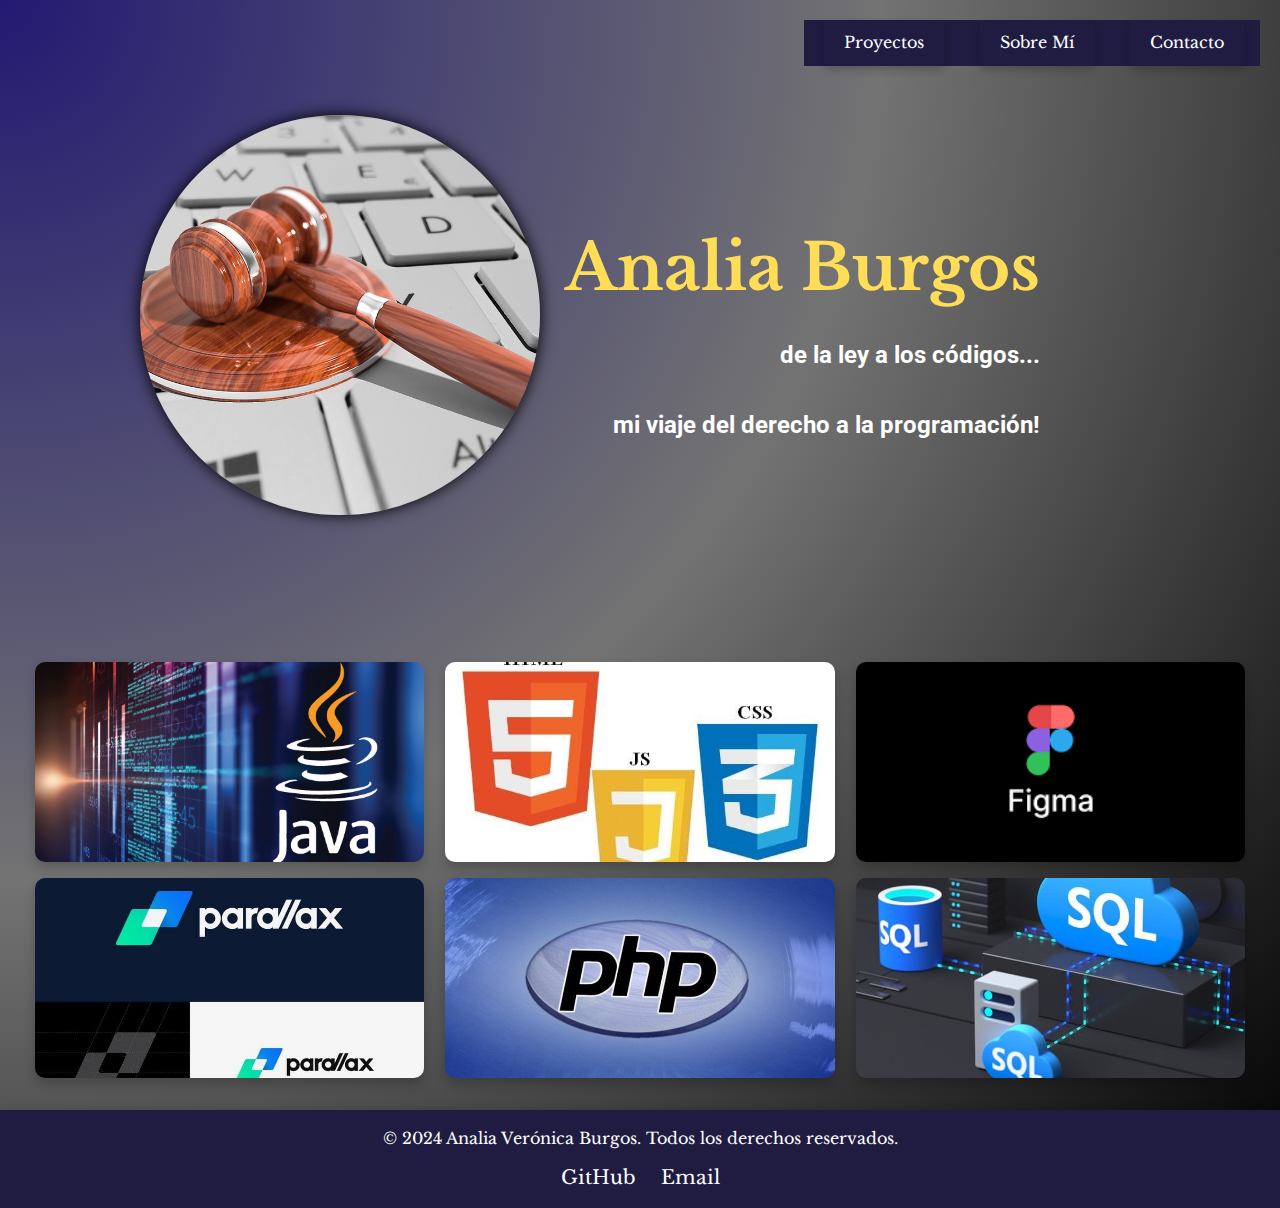
<file: index.html>
<!DOCTYPE html>
<html lang="es">
<head>
    <meta charset="UTF-8">
    <meta name="viewport" content="width=device-width, initial-scale=1.0">
    <title>Analia Burgos</title>
    <link rel="stylesheet" href="style.css">
    <link rel="stylesheet" href="https://fonts.googleapis.com/css2?family=Great+Vibes&display=swap">
    <link href="https://fonts.googleapis.com/css2?family=Libre+Baskerville&family=Roboto:wght@400;700&display=swap" rel="stylesheet">
    <link href="https://fonts.googleapis.com/css2?family=Libre+Baskerville&display=swap" rel="stylesheet">


</head>
<body>
    <header>
        
        <nav class="navbar">
            <ul>
                <li><a href="index.html">Proyectos</a></li>
                <li><a href="about.html">Sobre Mí</a></li>
                <li><a href="#mail">Contacto</a></li>
            </ul>
        </nav>
        
        <div class="header-content">
            <div class="profile-pic">
                <img src="img/legal2.png" alt="Foto de Analia Verónica Burgos">
            </div>

            <div class="presentacion">
                <h1>Analia  Burgos</h1>
                <h2>de la ley a los códigos...</h2>
                <h3> mi viaje del derecho a la programación!</h3>
                </div>
        </div>
    </header>
    
  <!---------------------seccion proyectos----------------------------------------------> 
        <!-- Agrego los  proyectos aquí -->
        <section class="technologies">
            <a href="proyectos.html" class="card">

                <div class="card-content">
                    <img src="img/java2.jpeg" alt="HTML">
                    
                    <div class="overlay"></div>
                </div>
            </a> 
            <a href="otrosProyectos.html" class="card">
                <div class="card-content">
                    <img src="img/html.jpeg" alt="Java">
                    <div class="overlay"></div>
                </div>
            </a>
            <a href="otrosProyectos.html" class="card">
                <div class="card-content">
                    <img src="img/figma2.png" alt="Figma">
                    <div class="overlay"></div>
                </div>
            </a>
            <a href="otrosProyectos.html" class="card">
                <div class="card-content">
                    <img src="img/parallax.jpeg" alt="Parallax">
                    <div class="overlay"></div>
                </div>
            </a> 
            <a href="otrosProyectos.html" class="card">
                <div class="card-content">
                    <img src="img/php.jpeg" alt="PHP">
                    <div class="overlay"></div>
                </div>
            </a>
            <a href="otrosProyectos.html" class="card">
                <div class="card-content">
                    <img src="img/sql.jpeg" alt="SQL">
                    <div class="overlay"></div>
                </div>
            </a>
        </section>
        
        <footer>
            <div class="footer-content">
                <p>&copy; 2024 Analia Verónica Burgos. Todos los derechos reservados.</p>
                <div class="social-links">
                   <!-- <a href="https://linkedin.com/in/analiaveronica" target="_blank">LinkedIn</a>  -->
                    <a href="https://github.com/Ayvero/" target="_blank">GitHub</a>
                    <a id="mail" href="mailto:analiaveronicadra@gmail.com">Email</a>
                </div>
            </div>
        </footer>
            


    </body>
</html>
</file>
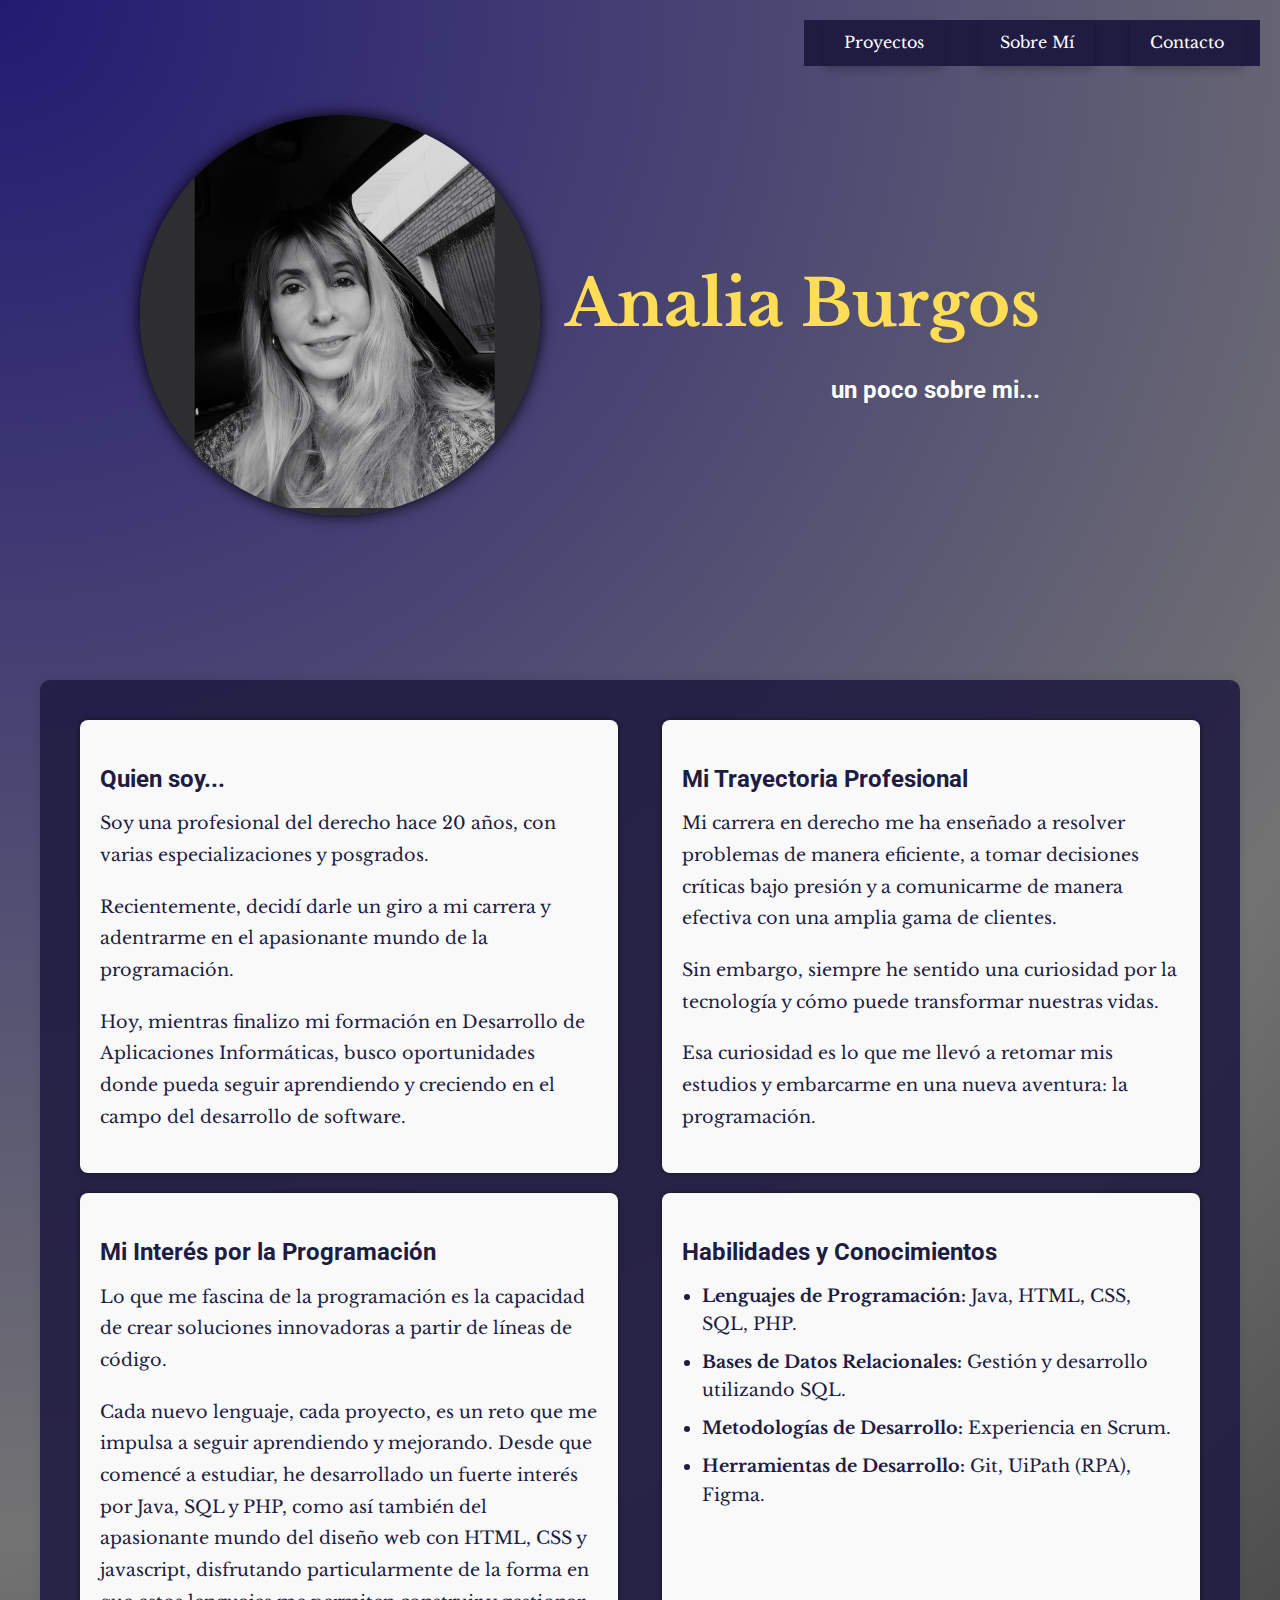
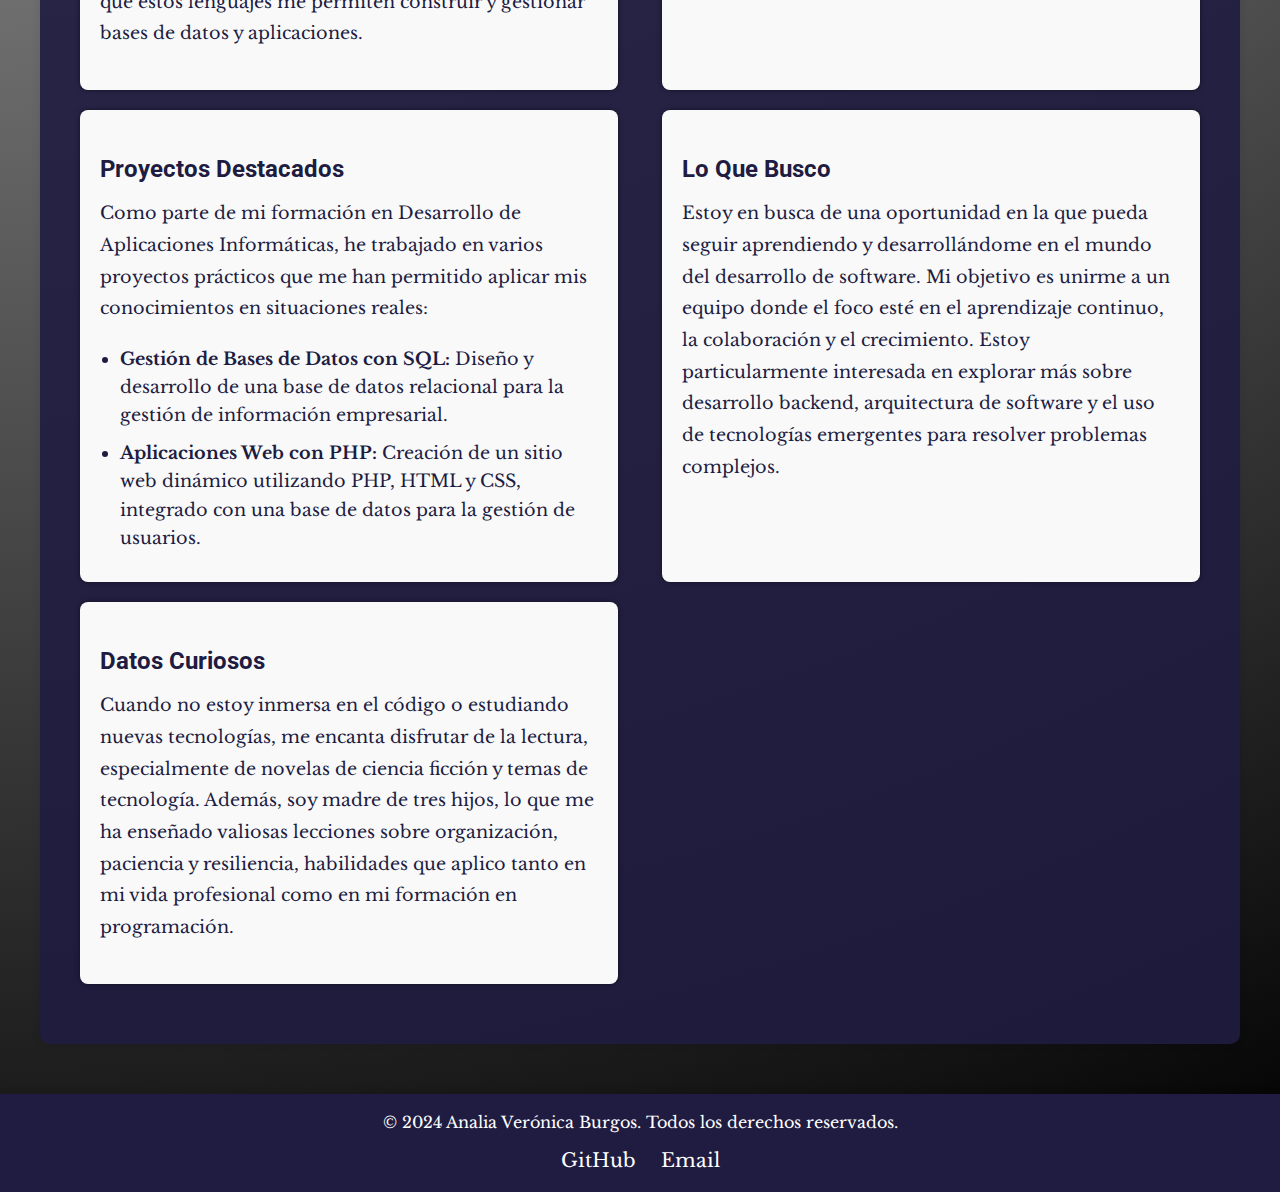
<file: about.html>
<!DOCTYPE html>
<html lang="en">
<head>
    <meta charset="UTF-8">
    <meta name="viewport" content="width=device-width, initial-scale=1.0">
    <link rel="stylesheet" href="style.css">
    <link rel="stylesheet" href="https://fonts.googleapis.com/css2?family=Great+Vibes&display=swap">
    <link href="https://fonts.googleapis.com/css2?family=Libre+Baskerville&family=Roboto:wght@400;700&display=swap" rel="stylesheet">
    <link href="https://fonts.googleapis.com/css2?family=Libre+Baskerville&display=swap" rel="stylesheet">


    <title>About</title>
</head>
<body >
    <nav class="navbar">
        <ul>
            <li><a href="index.html">Proyectos</a></li>
            <li><a href="about.html">Sobre Mí</a></li>
            <li><a href="#mail">Contacto</a></li>
        </ul>
    </nav>

    <header>
        
    <div class="header-content">
        <div class="profile-pic">
            <img src="img/foto.jpeg" alt="Foto de Analia Verónica Burgos">
        </div>
        <div class="presentacion">
            <h1 >Analia  Burgos</h1>
            <h2>un poco sobre mi...</h2>
            
            </div>
    </div>
</header>

    <div class="container">
        
       
            <div class="content">
                <div class="section">
                    <h2>Quien soy...</h2>
                    <p>Soy una profesional  del derecho hace 20 años, con varias especializaciones y posgrados.</p>
                         <p> Recientemente, decidí darle un giro a mi carrera y adentrarme en el apasionante
                          mundo de la programación. </p>
                         <p> Hoy, mientras finalizo mi formación en Desarrollo de Aplicaciones Informáticas,
                             busco oportunidades donde pueda seguir aprendiendo y creciendo en el campo del
                              desarrollo de software.</p>
                </div>
    
                <div class="section">
                    <h2>Mi Trayectoria Profesional</h2>
                    <p>Mi carrera en derecho me ha enseñado a resolver problemas de manera eficiente,
                         a tomar decisiones críticas bajo presión y a comunicarme de manera efectiva con una 
                         amplia gama de clientes.</p>
                    <p>Sin embargo, siempre he sentido una curiosidad 
                        por la tecnología y cómo puede transformar nuestras vidas.</p>
                        <p> Esa curiosidad es lo que me llevó a retomar mis estudios y embarcarme en una nueva aventura: 
                            la programación.</p>
                </div>
    
                <div class="section">
                    <h2>Mi Interés por la Programación</h2>
                    <p>Lo que me fascina de la programación es la capacidad de crear soluciones 
                        innovadoras a partir de líneas de código. </p>
                       <p> Cada nuevo lenguaje, cada proyecto, es un reto que me impulsa a seguir aprendiendo y
                         mejorando.
                          Desde que comencé a estudiar, he desarrollado un fuerte interés por Java, SQL y PHP, como así también del apasionante mundo del diseño web 
                          con HTML, CSS y javascript,  disfrutando particularmente de la forma en que estos lenguajes me permiten 
                          construir y gestionar bases de datos y aplicaciones.</p>
                </div>
    
                <div class="section">
                    <h2>Habilidades y Conocimientos</h2>
                    <ul>
                        <li><strong>Lenguajes de Programación:</strong> Java, HTML, CSS, SQL, PHP.</li>
                        <li><strong>Bases de Datos Relacionales:</strong> Gestión y desarrollo utilizando SQL.</li>
                        <li><strong>Metodologías de Desarrollo:</strong> Experiencia en Scrum.</li>
                        <li><strong>Herramientas de Desarrollo:</strong> Git, UiPath (RPA), Figma.</li>
                    </ul>
                </div>
    
                <div class="section">
                    <h2>Proyectos Destacados</h2>
                    <p>Como parte de mi formación en Desarrollo de Aplicaciones Informáticas,
                         he trabajado en varios proyectos prácticos que me han permitido aplicar mis conocimientos en situaciones reales:</p>
                    <ul>
                        <li><strong>Gestión de Bases de Datos con SQL:</strong> Diseño y desarrollo de una base de datos relacional para la gestión de información empresarial.</li>
                        <li><strong>Aplicaciones Web con PHP:</strong> Creación de un sitio web dinámico utilizando PHP, HTML y CSS, integrado con una base de datos para la gestión de usuarios.</li>
                    </ul>
                </div>
    
                <div class="section">
                    <h2>Lo Que Busco</h2>
                    <p>Estoy en busca de una oportunidad en la que pueda seguir aprendiendo y desarrollándome en el mundo del desarrollo de software. Mi objetivo es unirme a un equipo donde el foco esté en el aprendizaje continuo, la colaboración y el crecimiento. Estoy particularmente interesada en explorar más sobre desarrollo backend, arquitectura de software y el uso de tecnologías emergentes para resolver problemas complejos.</p>
                </div>
    
                <div class="section">
                    <h2>Datos Curiosos</h2>
                    <p>Cuando no estoy inmersa en el código o estudiando nuevas tecnologías, me encanta
                         disfrutar de la lectura, especialmente de novelas de ciencia ficción y temas de tecnología. Además, soy madre de tres hijos, lo que me ha enseñado valiosas lecciones sobre organización, paciencia y resiliencia, habilidades que aplico tanto en mi vida profesional como en mi formación en programación.</p>
                </div>
            </div>
        </div>

        <footer>
            <div class="footer-content">
                <p>&copy; 2024 Analia Verónica Burgos. Todos los derechos reservados.</p>
                <div class="social-links">
                   <!-- <a href="https://linkedin.com/in/analiaveronica" target="_blank">LinkedIn</a>  -->
                    <a href="https://github.com/Ayvero/" target="_blank">GitHub</a>
                    <a id="mail" href="mailto:analiaveronicadra@gmail.com">Email</a>
                </div>
            </div>
        </footer>
        
</body>
</html>
</file>
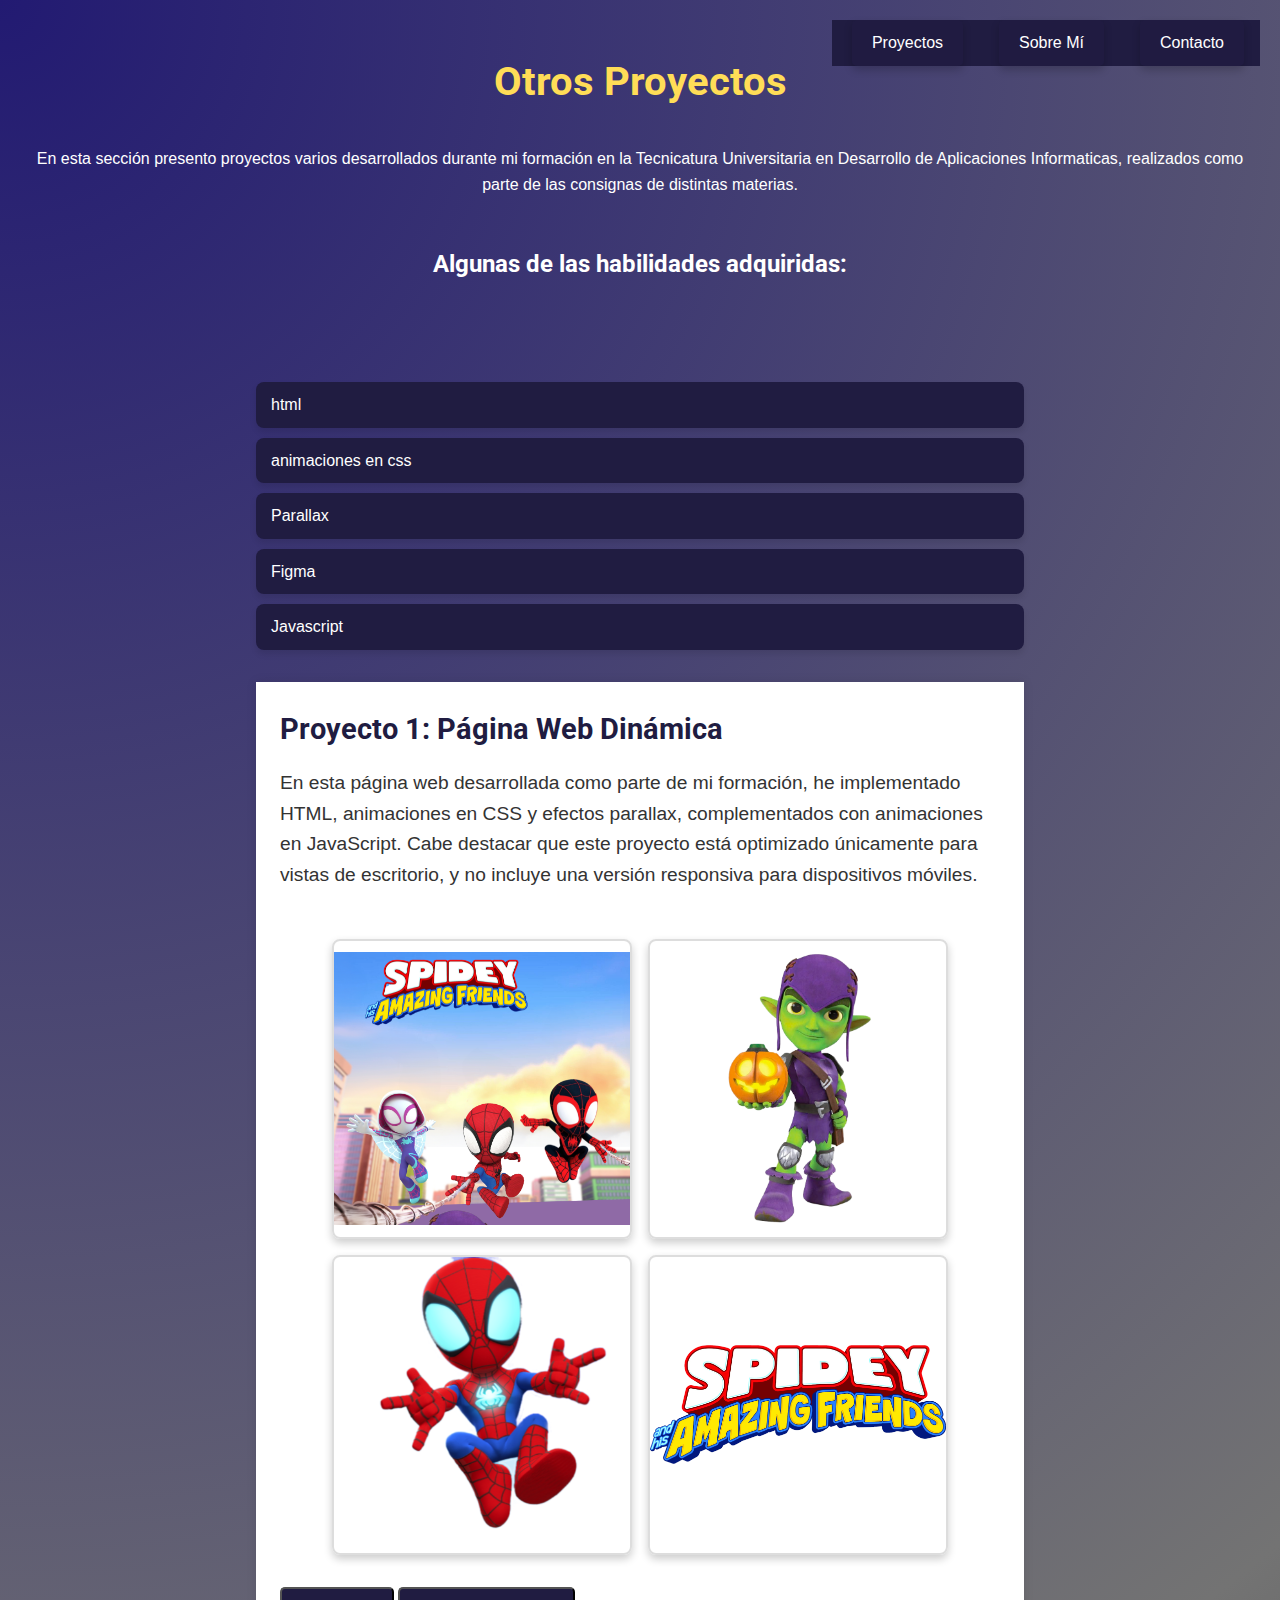
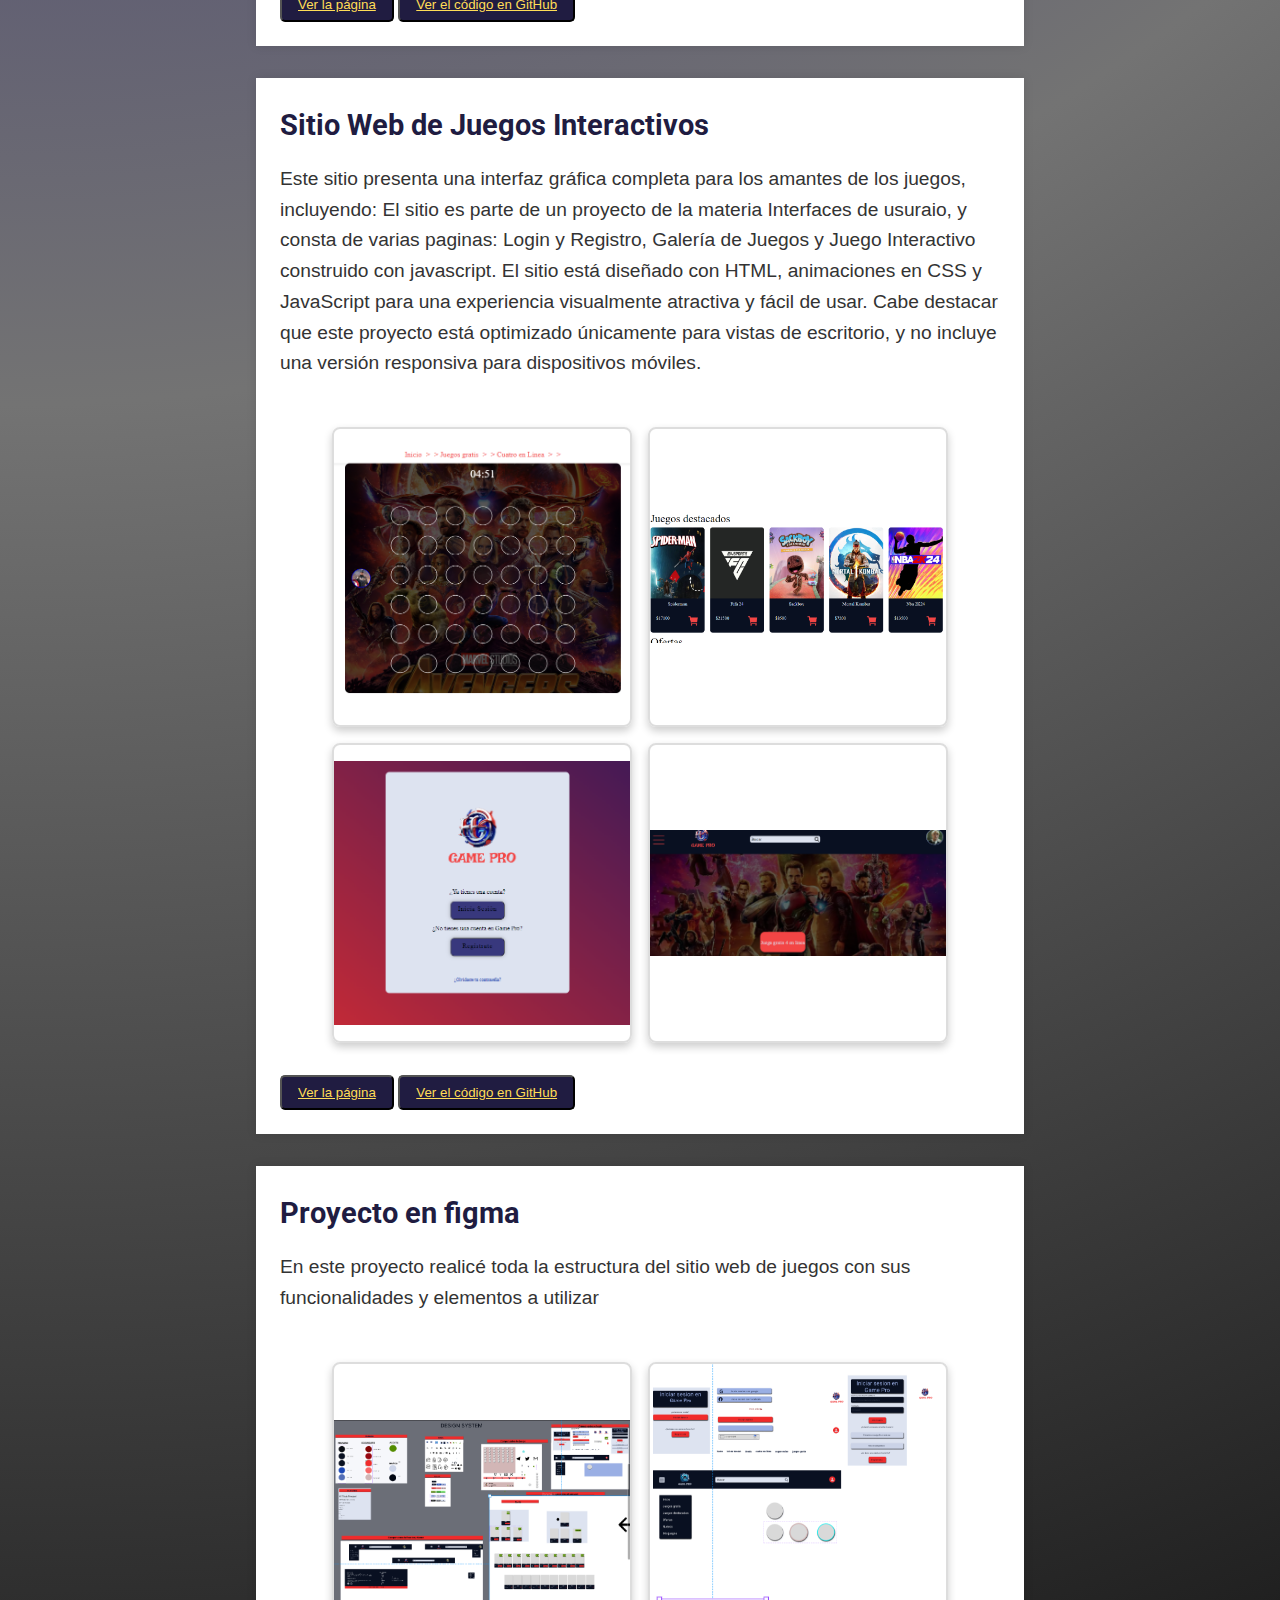
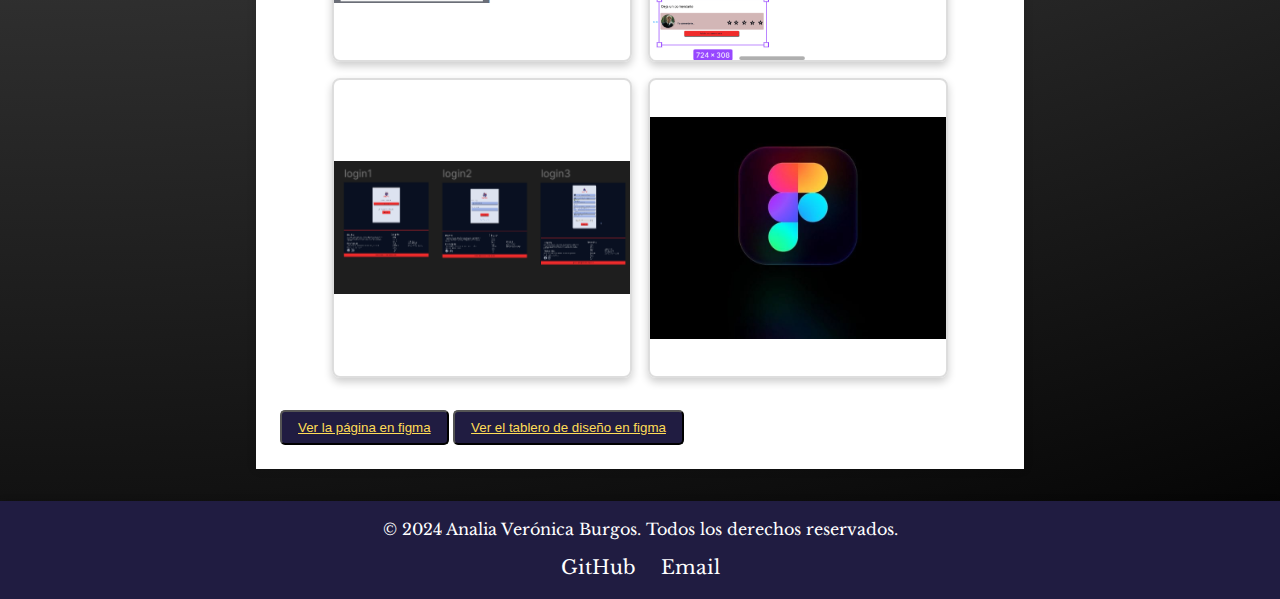
<file: otrosProyectos.html>
<!DOCTYPE html>
<html lang="en">
<head>
    <meta charset="UTF-8">
    <meta name="viewport" content="width=device-width, initial-scale=1.0">
    <link rel="stylesheet" href="style.css">
    <link href="https://fonts.googleapis.com/css2?family=Libre+Baskerville&family=Roboto:wght@400;700&display=swap" rel="stylesheet">
    <link href="https://fonts.googleapis.com/css2?family=Libre+Baskerville&display=swap" rel="stylesheet">

    <title>Otros Proyectos</title>
</head>
<body>
    
    <div class="proyectos">
        <nav class="navbar">
            <ul>
                <li><a href="index.html">Proyectos</a></li>
                <li><a href="about.html">Sobre Mí</a></li>
                <li><a href="#mail">Contacto</a></li>
            </ul>
        </nav>
        
        <header class="otro-header-proyectos">
            <h1>Otros Proyectos </h1>
            <p>
                En esta sección presento proyectos varios desarrollados durante mi formación en la Tecnicatura Universitaria en Desarrollo de 
                Aplicaciones Informaticas, 
                realizados como parte de las consignas de distintas materias.

                
                 </p>
            <h3>Algunas de las habilidades adquiridas:</h3>
        </header>
        
        <div class="skills-list">
            <ul>
                <li>html</li>
                <li>animaciones en css</li>
                <li>Parallax</li>
                <li>Figma</li>
                <li>Javascript</li>
                
            </ul>
        </div>
    
     

            <section class="project-list">
                <div class="project">
                    <h2>Proyecto 1: Página Web Dinámica</h2>
                    <p>
                        En esta página web desarrollada como parte de mi formación, he implementado HTML, 
                        animaciones en CSS y efectos parallax, complementados con animaciones en JavaScript.
                         Cabe destacar que este proyecto está optimizado únicamente para vistas de escritorio, y no incluye una versión responsiva para dispositivos móviles.
                    </p>
                    
                    <!-- Galería de imágenes -->
                    <div class="gallery">
                        <div class="gallery-item">
                            <img src="img/1-spider.png" alt="Descripción de la imagen 1">
                        </div>
                        <div class="gallery-item">
                            <img src="img/duendeVerdeCalabaza.png" alt="Descripción de la imagen 2">
                        </div>
                        <div class="gallery-item">
                            <img src="img/1-spiderRojo.png" alt="Descripción de la imagen 3">
                        </div>
                        <div class="gallery-item">
                            <img src="img/logo.png" alt="Descripción de la imagen 3">
                        </div>
                        <!-- Agrega más imágenes aquí según sea necesario -->
                    </div>
                    
                    <button class="btn">
                        <a href="https://ayvero.github.io/proyectoWebParallax/" target="_blank">Ver la página</a>
                    </button>
            
                    <button class="btn">
                        <a href="https://github.com/Ayvero/proyectoWebParallax" target="_blank">Ver el código en GitHub</a>
                    </button>
                </div>
            </section>



            <section class="project-list">
                <div class="project">
                    <h2>
                        
                        
                        Sitio Web de Juegos Interactivos</h2>
                    <p>
                        

           Este sitio presenta una interfaz gráfica completa para los amantes de los juegos, incluyendo:
El sitio es parte de un proyecto de la materia Interfaces de usuraio, y consta de varias paginas: Login y Registro,
Galería de Juegos y  Juego Interactivo construido con javascript. 
El sitio está diseñado con HTML, animaciones en CSS y JavaScript para una experiencia visualmente atractiva y fácil de usar.
  Cabe destacar que este proyecto está optimizado únicamente para vistas de escritorio, y no incluye una versión responsiva para dispositivos móviles.


                        </p>
                    
                    <!-- Galería de imágenes -->
                    <div class="gallery">
                        <div class="gallery-item">
                            <img src="img/2-juego.png" alt="Descripción de la imagen 1">
                        </div>
                        <div class="gallery-item">
                            <img src="img/2-juegos.png" alt="Descripción de la imagen 2">
                        </div>
                        <div class="gallery-item">
                            <img src="img/2-login.png" alt="Descripción de la imagen 3">
                        </div>

                        <div class="gallery-item">
                            <img src="img/3-frenteJuego.png" alt="Descripción de la imagen 3">
                        </div>
                        <!-- Agrega más imágenes aquí según sea necesario -->
                    </div>
                    
                    <button class="btn">
                        <a href="https://ayvero.github.io/cuatroEnLinea/" target="_blank">Ver la página</a>
                    </button>
            
                    <button class="btn">
                        <a href="https://github.com/Ayvero/cuatroEnLinea" target="_blank">Ver el código en GitHub</a>
                    </button>
                </div>
            </section>
        
            <section class="project-list">
                <div class="project">
                    <h2>Proyecto en figma</h2>
                    <p>En este proyecto realicé toda la estructura del sitio web de juegos con sus funcionalidades y elementos
                        a utilizar
                    </p>
                    
                    <!-- Galería de imágenes -->
                    <div class="gallery">
                        <div class="gallery-item">
                            <img src="img/3-figma.png" alt="Descripción de la imagen 1">
                        </div>
                        <div class="gallery-item">
                            <img src="img/3-figma2.png" alt="Descripción de la imagen 2">
                        </div>
                        <div class="gallery-item">
                            <img src="img/3-figma3.png" alt="Descripción de la imagen 3">
                        </div>

                        <div class="gallery-item">
                            <img src="img/figma.jpeg" alt="Descripción de la imagen 3">
                        </div>
                        
                        <!-- Agrega más imágenes aquí según sea necesario -->
                    </div>
                    
                    <button class="btn">
                        <a href="https://www.figma.com/proto/MIW71RADkgvLeTisPOIwZs/sitioWeb-(Copy)?node-id=212-7678&starting-point-node-id=212%3A7454&t=nvmO3IhhQyjrbVi3-1" target="_blank">Ver la página en figma</a>
                    </button>

                    <button class="btn">
                        <a href="https://www.figma.com/proto/MIW71RADkgvLeTisPOIwZs/sitioWeb-(Copy)?node-id=0-1&t=HAwJIk7HSRJ8YSmX-1" target="_blank">Ver el tablero de diseño en figma</a>
                    </button>
            
                                    </div>
            </section>

        </div>
    
        
    
            
         <footer>
            <div class="footer-content">
                <p>&copy; 2024 Analia Verónica Burgos. Todos los derechos reservados.</p>
                <div class="social-links">
                   <!-- <a href="https://linkedin.com/in/analiaveronica" target="_blank">LinkedIn</a>  -->
                    <a href="https://github.com/Ayvero/" target="_blank">GitHub</a>
                    <a id="mail" href="mailto:analiaveronicadra@gmail.com">Email</a>
                </div>
            </div>
        </footer>

    </body>
    </html>
</file>
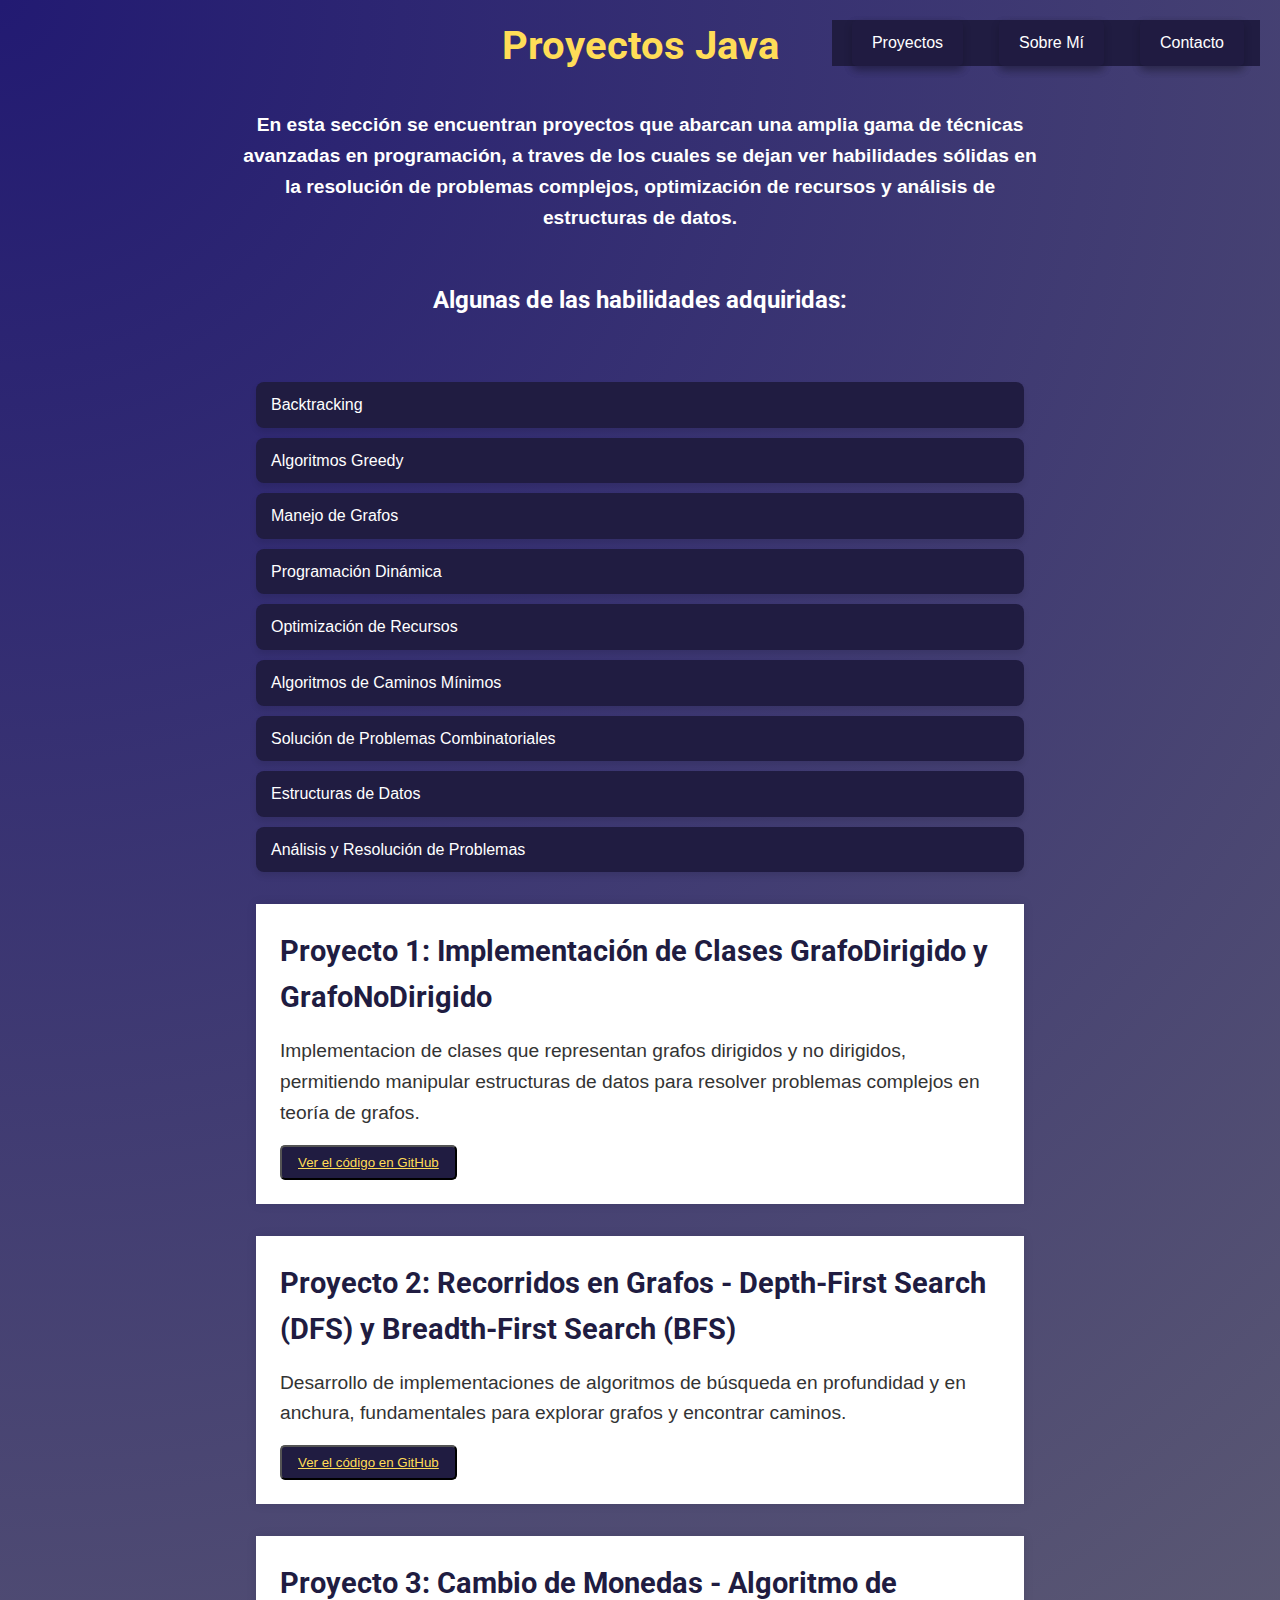
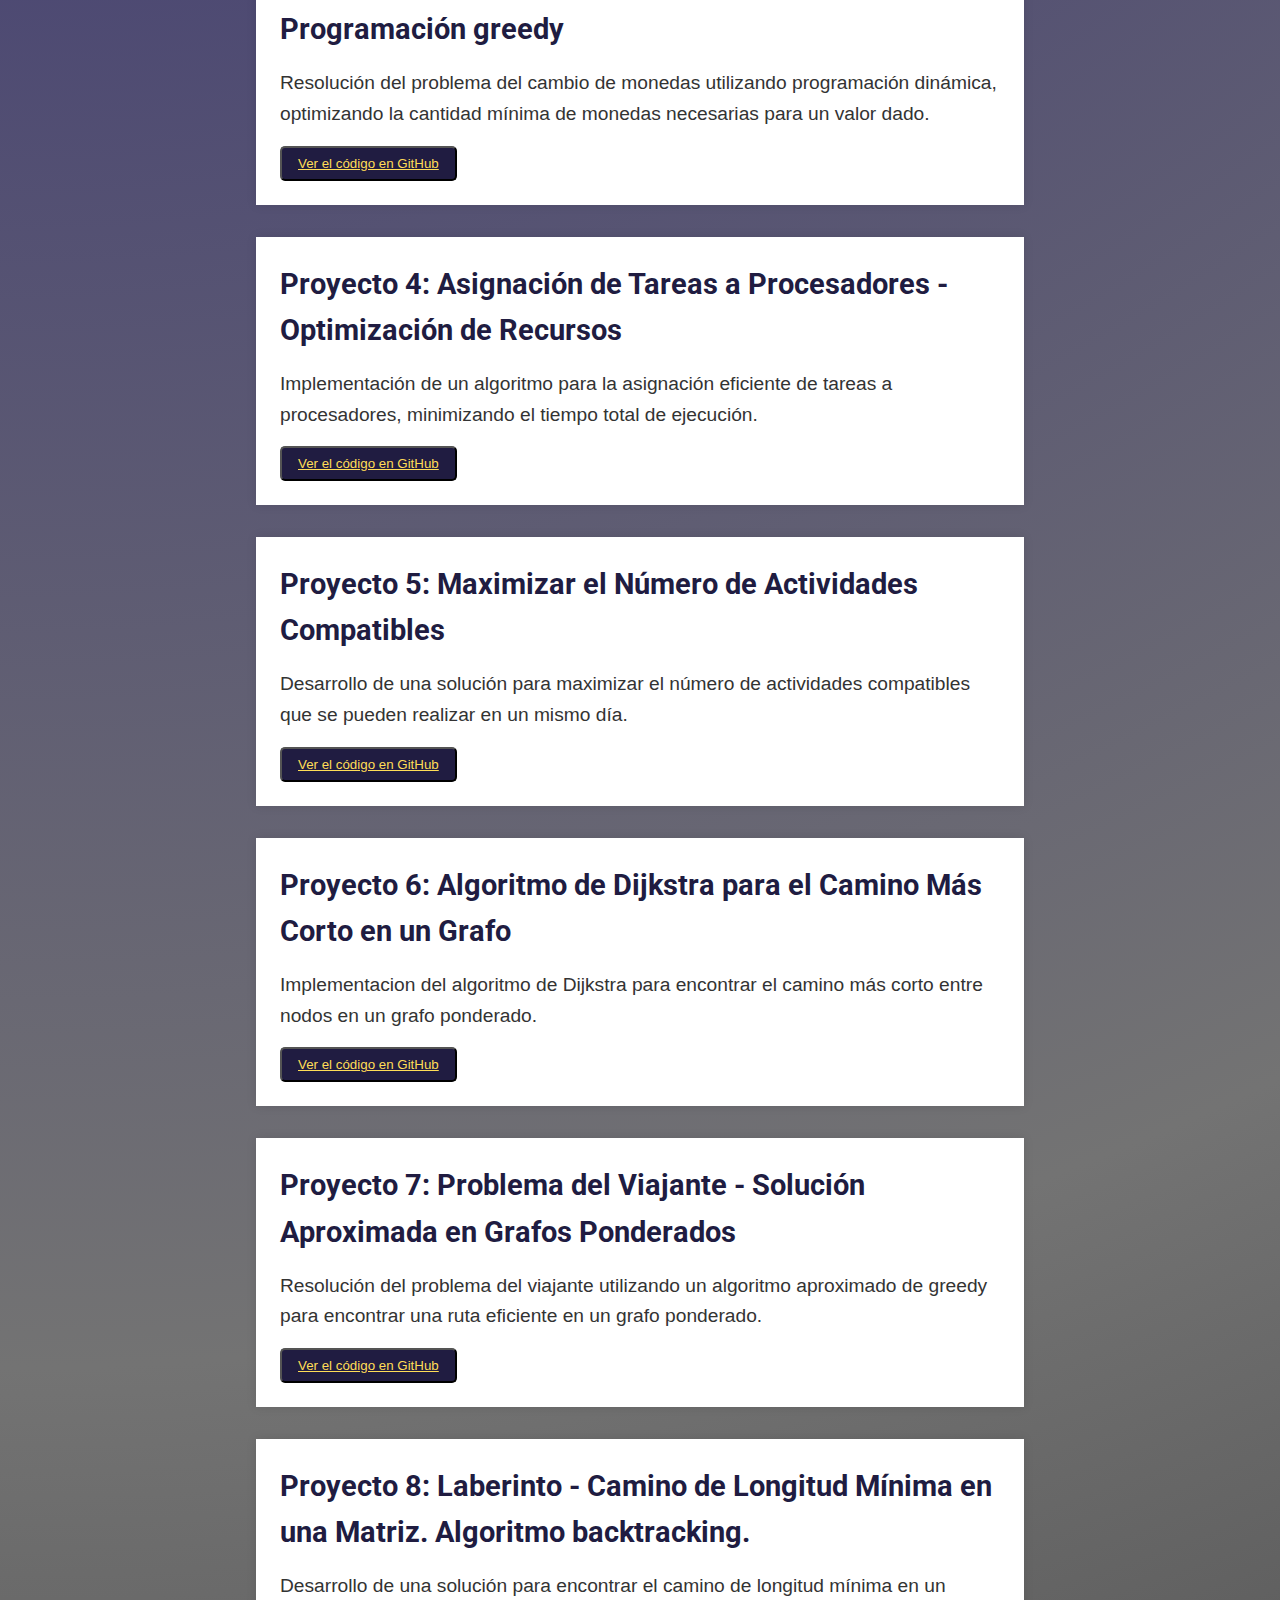
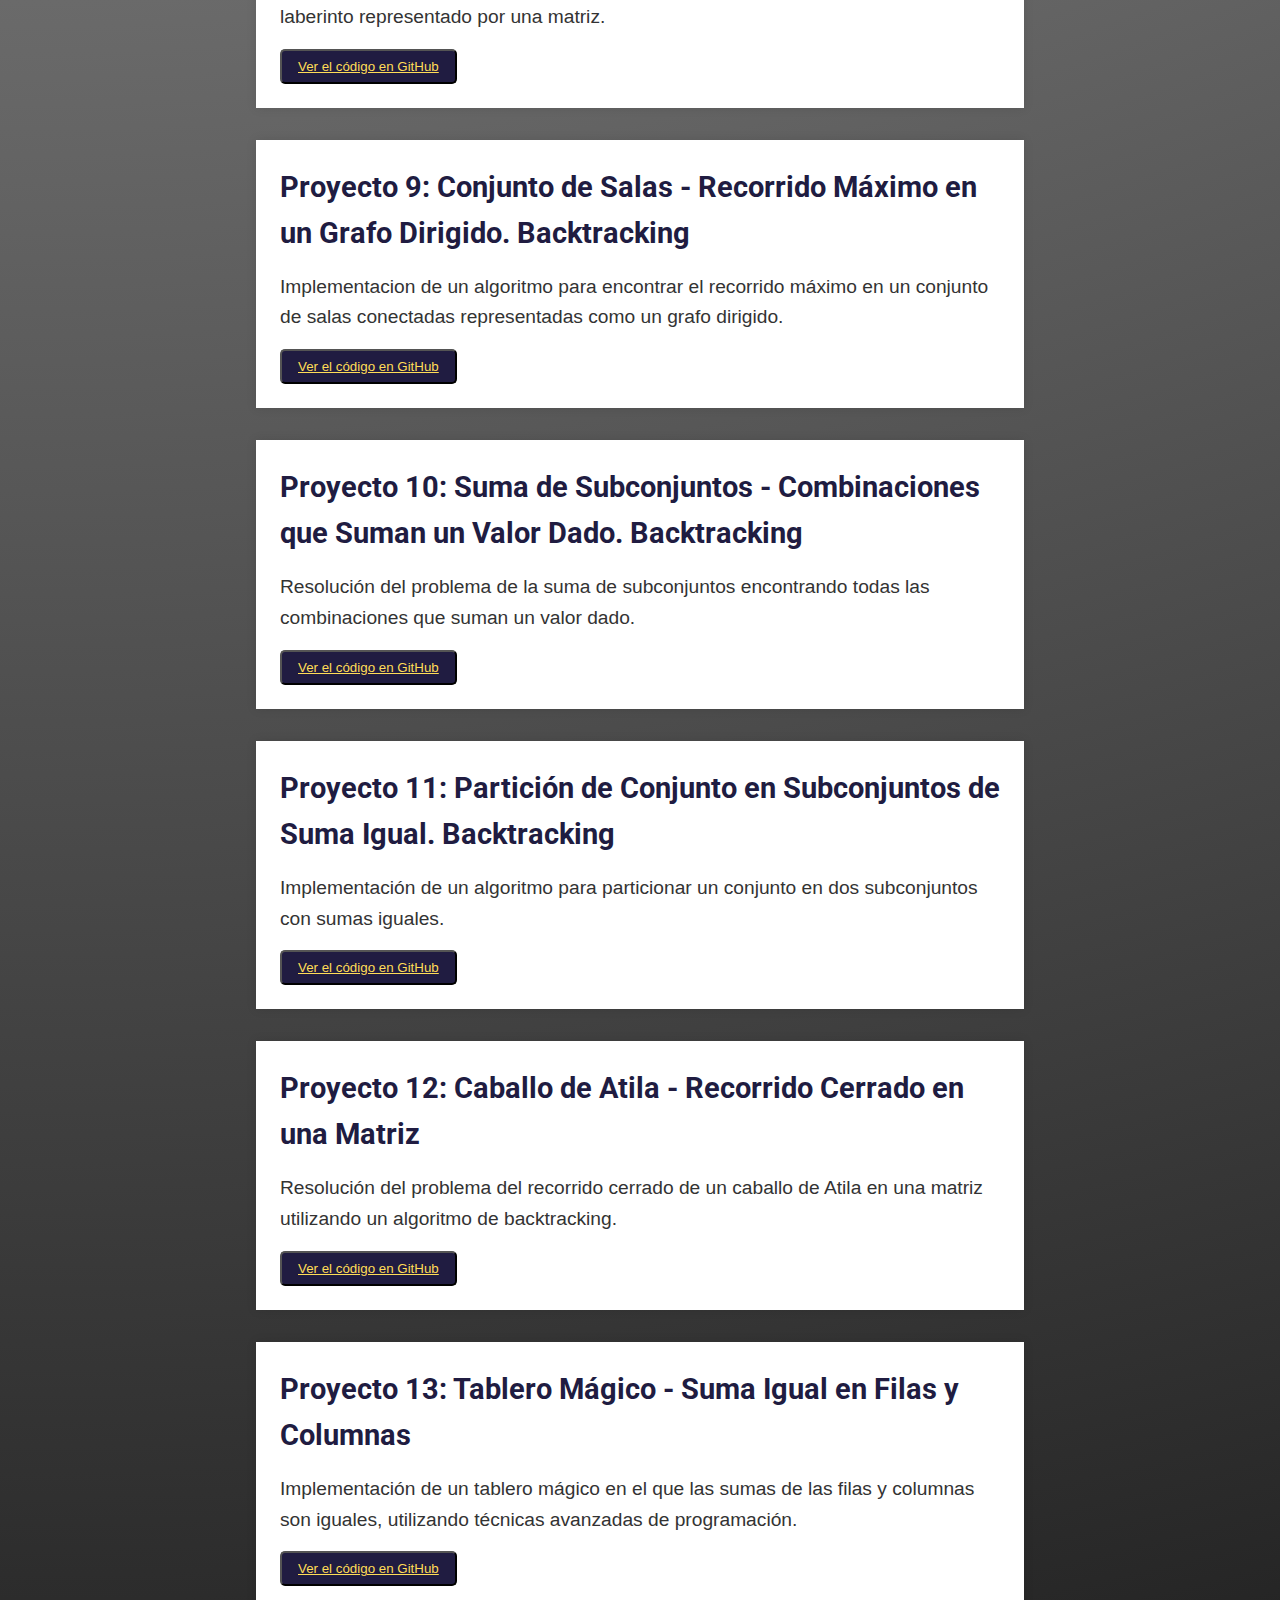
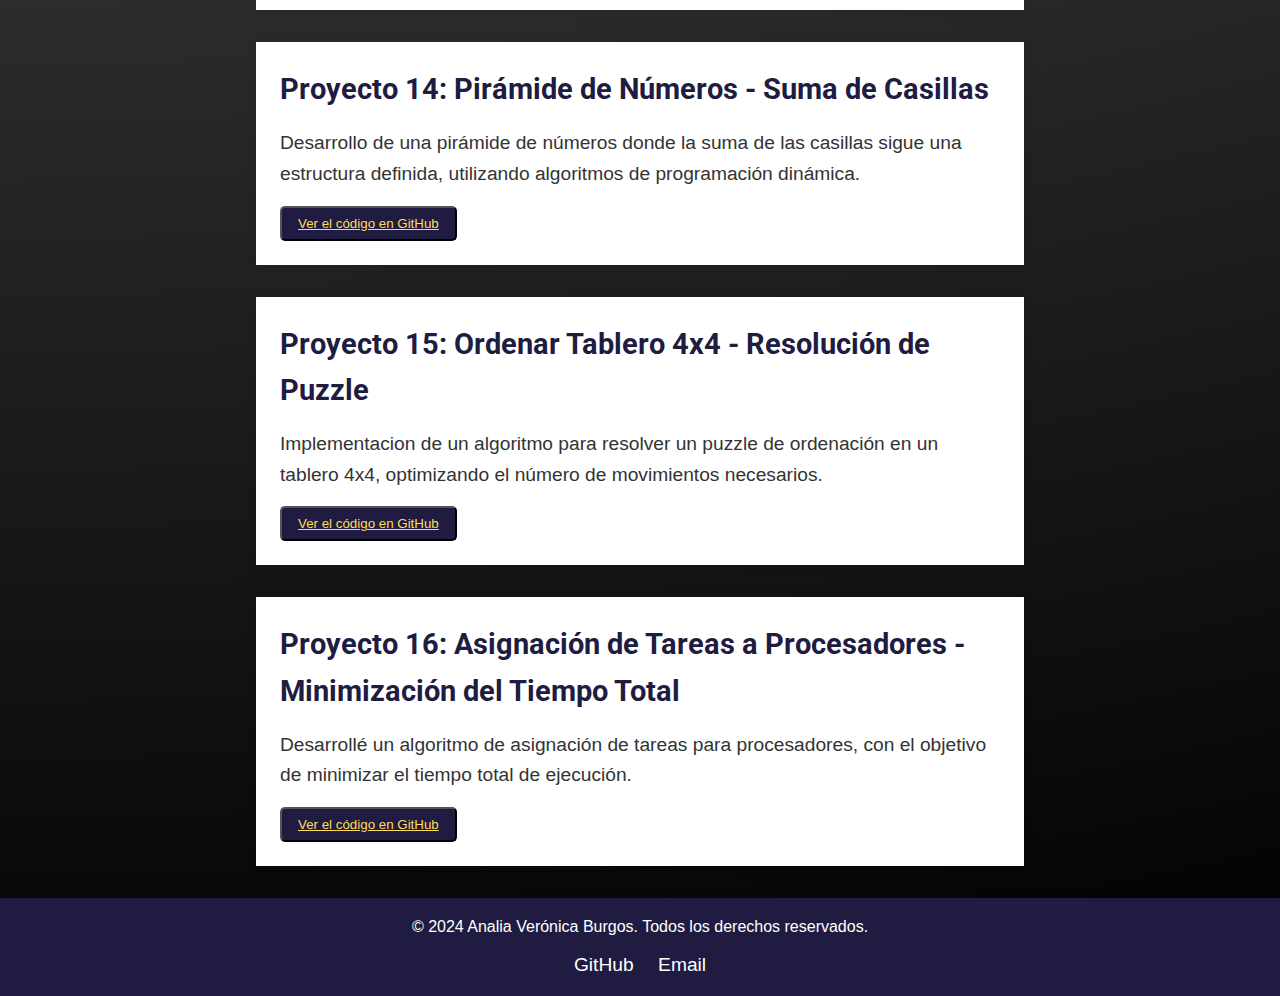
<file: proyectos.html>
<!DOCTYPE html>
<html lang="en">
<head>
    <meta charset="UTF-8">
    <meta name="viewport" content="width=device-width, initial-scale=1.0">
    <link rel="stylesheet" href="style.css">
    <link href="https://fonts.googleapis.com/css2?family=Libre+Baskerville&family=Roboto:wght@400;700&display=swap" rel="stylesheet">
    <link href="https://fonts.googleapis.com/css2?family=Libre+Baskerville&display=swap" rel="stylesheet">

    <title>Proyectos</title>
</head>
<body>
    <nav class="navbar">
        <ul>
            <li><a href="index.html">Proyectos</a></li>
            <li><a href="about.html">Sobre Mí</a></li>
            <li><a href="#contact">Contacto</a></li>
        </ul>
    </nav>
    
    <body class="proyectos">
        <nav class="navbar">
            <ul>
                <li><a href="index.html">Proyectos</a></li>
                <li><a href="about.html">Sobre Mí</a></li>
                <li><a href="#mail">Contacto</a></li>
            </ul>
        </nav>
        
        <header class="header-proyectos">
            <h1>Proyectos Java</h1>
            <h4>
                En esta sección se encuentran proyectos que abarcan una amplia gama de técnicas avanzadas
                 en programación, a traves de los cuales  se dejan ver  habilidades sólidas en la resolución
                  de problemas complejos, optimización de recursos y análisis de estructuras de datos. 
                 </h4>
            <h3>Algunas de las habilidades adquiridas:</h3>
        </header>
        
        <div class="skills-list">
            <ul>
                <li>Backtracking</li>
                <li>Algoritmos Greedy</li>
                <li>Manejo de Grafos</li>
                <li>Programación Dinámica</li>
                <li>Optimización de Recursos</li>
                <li>Algoritmos de Caminos Mínimos</li>
                <li>Solución de Problemas Combinatoriales</li>
                <li>Estructuras de Datos</li>
                <li>Análisis y Resolución de Problemas</li>
            </ul>
        </div>
    
     

        <section class="project-list">
            <div class="project">
                <h2>Proyecto 1: Implementación de Clases GrafoDirigido y GrafoNoDirigido</h2>
                <p>
                    Implementacion de  clases que representan grafos dirigidos y no dirigidos,
                     permitiendo manipular estructuras de datos para resolver problemas complejos en teoría de grafos.
                </p>
                <button class="btn">
                    <a href="https://github.com/Ayvero/programacion3-java/tree/main/grafos" target="_blank">Ver el código en GitHub</a>
                </button>
            </div>
    
            <div class="project">
                <h2>Proyecto 2: Recorridos en Grafos - Depth-First Search (DFS) y Breadth-First Search (BFS)</h2>
                <p>
                    Desarrollo de  implementaciones de algoritmos de búsqueda en profundidad y en anchura,
                     fundamentales para explorar grafos y encontrar caminos.
                </p>
                <button class="btn">
                    <a href="https://github.com/Ayvero/programacion3-java/tree/main/grafos" target="_blank">Ver el código en GitHub</a>
                </button>
            </div>
    
            <div class="project">
                <h2>Proyecto 3: Cambio de Monedas - Algoritmo de Programación greedy</h2>
                <p>
                    Resolución del problema del cambio de monedas utilizando programación dinámica, 
                    optimizando la cantidad mínima de monedas necesarias para un valor dado.
                </p>
                <button class="btn">
                    <a href="https://github.com/Ayvero/programacion3-java/blob/main/Greddy/readme" target="_blank">Ver el código en GitHub</a>
                </button>
            </div>
    
            <div class="project">
                <h2>Proyecto 4: Asignación de Tareas a Procesadores - Optimización de Recursos</h2>
                <p>
                    Implementación de un algoritmo para la asignación eficiente de tareas a procesadores, 
                    minimizando el tiempo total de ejecución.
                </p>
                <button class="btn">
                    <a href="https://github.com/Ayvero/programacion3-java/tree/main/TPE" target="_blank">Ver el código en GitHub</a>
                </button>
            </div>
    
            <div class="project">
                <h2>Proyecto 5: Maximizar el Número de Actividades Compatibles</h2>
                <p>
                    Desarrollo de  una solución para maximizar el número de actividades compatibles
                     que se pueden realizar en un mismo día.
                </p>
                <button class="btn">
                    <a href="https://github.com/Ayvero/programacion3-java/tree/main/Greedy_2" target="_blank">Ver el código en GitHub</a>
                </button>
            </div>
    
            <div class="project">
                <h2>Proyecto 6: Algoritmo de Dijkstra para el Camino Más Corto en un Grafo</h2>
                <p>
                    Implementacion del algoritmo de Dijkstra para encontrar el camino más corto entre nodos en un grafo ponderado.
                </p>
                <button class="btn">
                    <a href="https://github.com/Ayvero/programacion3-java/tree/main/Greedy_3" target="_blank">Ver el código en GitHub</a>
                </button>
            </div>
    
            <div class="project">
                <h2>Proyecto 7: Problema del Viajante - Solución Aproximada en Grafos Ponderados</h2>
                <p>
                    Resolución del problema del viajante utilizando un algoritmo aproximado de greedy
                     para encontrar una ruta eficiente en un grafo ponderado.
                </p>
                <button class="btn">
                    <a href="https://github.com/Ayvero/programacion3-java/tree/main/Greedy_4" target="_blank">Ver el código en GitHub</a>
                </button>
            </div>
    
            <div class="project">
                <h2>Proyecto 8: Laberinto - Camino de Longitud Mínima en una Matriz. Algoritmo backtracking.</h2>
                <p>
                    Desarrollo de una solución para encontrar el camino de longitud mínima en un laberinto
                     representado por una matriz.
                </p>
                <button class="btn">
                    <a href="https://github.com/Ayvero/programacion3-java/tree/main/Backtracking_Ej2" target="_blank">Ver el código en GitHub</a>
                </button>
            </div>
    
            <div class="project">
                <h2>Proyecto 9: Conjunto de Salas - Recorrido Máximo en un Grafo Dirigido. Backtracking</h2>
                <p>
                    Implementacion de  un algoritmo para encontrar el recorrido máximo en un conjunto de salas conectadas representadas como un grafo dirigido.
                </p>
                <button class="btn">
                    <a href="https://github.com/Ayvero/programacion3-java/tree/main/Backtracking" target="_blank">Ver el código en GitHub</a>
                </button>
            </div>
    
            <div class="project">
                <h2>Proyecto 10: Suma de Subconjuntos - Combinaciones que Suman un Valor Dado. Backtracking</h2>
                <p>
                    Resolución  del problema de la suma de subconjuntos encontrando todas las combinaciones que suman un valor dado.
                </p>
                <button class="btn">
                    <a href="https://github.com/Ayvero/programacion3-java/tree/main/Backtracking_Ej3" target="_blank">Ver el código en GitHub</a>
                </button>
            </div>
    
            <div class="project">
                <h2>Proyecto 11: Partición de Conjunto en Subconjuntos de Suma Igual. Backtracking</h2>
                <p>
                    Implementación de  un algoritmo para particionar un conjunto en dos subconjuntos con sumas iguales.
                </p>
                <button class="btn">
                    <a href="https://github.com/Ayvero/programacion3-java/tree/main/Backtracking_Ej4" target="_blank">Ver el código en GitHub</a>
                </button>
            </div>
    
            <div class="project">
                <h2>Proyecto 12: Caballo de Atila - Recorrido Cerrado en una Matriz</h2>
                <p>
                    Resolución  del problema del recorrido cerrado de un caballo de Atila en una matriz utilizando un algoritmo de backtracking.
                </p>
                <button class="btn">
                    <a href="https://github.com/Ayvero/programacion3-java/tree/main/Backtracking_Ej6" target="_blank">Ver el código en GitHub</a>
                </button>
            </div>
    
            <div class="project">
                <h2>Proyecto 13: Tablero Mágico - Suma Igual en Filas y Columnas</h2>
                <p>
                    Implementación de un tablero mágico en el que las sumas de las filas y columnas son iguales, utilizando técnicas avanzadas de programación.
                </p>
                <button class="btn">
                    <a href="https://github.com/Ayvero/programacion3-java/tree/main/Backtracking_Ej7" target="_blank">Ver el código en GitHub</a>
                </button>
            </div>
    
            <div class="project">
                <h2>Proyecto 14: Pirámide de Números - Suma de Casillas</h2>
                <p>
                    Desarrollo de una pirámide de números donde la suma de las casillas sigue una estructura definida, utilizando algoritmos de programación dinámica.
                </p>
                <button class="btn">
                    <a href="https://github.com/Ayvero/programacion3-java/tree/main/Backtracking_Ej8" target="_blank">Ver el código en GitHub</a>
                </button>
            </div>
    
            <div class="project">
                <h2>Proyecto 15: Ordenar Tablero 4x4 - Resolución de Puzzle</h2>
                <p>
                    Implementacion de  un algoritmo para resolver un puzzle de ordenación en un tablero 4x4, optimizando el número de movimientos necesarios.
                </p>
                <button class="btn">
                    <a href="https://github.com/Ayvero/programacion3-java/tree/main/Backtracking_Ej9" target="_blank">Ver el código en GitHub</a>
                </button>
            </div>
    
            <div class="project">
                <h2>Proyecto 16: Asignación de Tareas a Procesadores - Minimización del Tiempo Total</h2>
                <p>
                    Desarrollé un algoritmo de asignación de tareas para procesadores, con el objetivo de minimizar el tiempo total de ejecución.
                </p>
                <button class="btn">
                    <a href="https://github.com/Ayvero/programacion3-java/tree/main/Backtracking_ej5" target="_blank">Ver el código en GitHub</a>
                </button>
            </div>
        </section>

        <footer>
            <div class="footer-content">
                <p>&copy; 2024 Analia Verónica Burgos. Todos los derechos reservados.</p>
                <div class="social-links">
                   <!-- <a href="https://linkedin.com/in/analiaveronica" target="_blank">LinkedIn</a>  -->
                    <a href="https://github.com/Ayvero/" target="_blank">GitHub</a>
                    <a id="mail" href="mailto:analiaveronicadra@gmail.com">Email</a>
                </div>
            </div>
        </footer>

    </body>
    </html>
    



    
</body>
</html>
</file>
<file: style.css>
/* Reset de márgenes y relleno */
* {
    margin: 0;
    padding: 0;
    box-sizing: border-box;
}

:root {
    --primary-font: 'Libre Baskerville', serif;
    --secondary-font: 'Roboto', sans-serif;
}


body {
    font-family: var(--primary-font);
}

h1, h2, h3 {
    font-family: var(--secondary-font);
}


/* Estilos generales */
body {
    
    line-height: 1.6;
    background: radial-gradient(circle at top left, #221a72, #737373, #000000);
    color: #fff;
}
/* Estilos para el nav */
.navbar {
    position: absolute;
    top: 20px; /* Ajusta según el espacio que desees desde el borde superior */
    right: 20px; /* Ajusta según el espacio que desees desde el borde derecho */
}

.navbar ul {
    list-style: none; /* Quita los bullets de la lista */
    margin: 0;
    padding: 0;
    display: flex;
}

.navbar ul li {
    margin-left: 20px;
}

.navbar ul li a {
    text-decoration: none;
    padding: 10px 20px;
    background-color: rgba(32, 28, 65, 0.9);
    /*Fondosemitransparenteconcolorprincipal*/color: #fff;
    border-radius: 5px;
    box-shadow: 0 4px 8px rgba(0, 0, 0, 0.2);
    /*Sombradelascajitas*/transition: background-color 0.3s ease, transform 0.3s ease;
    -webkit-transition: background-color 0.3s ease, transform 0.3s ease;
    -moz-transition: background-color 0.3s ease, transform 0.3s ease;
    -ms-transition: background-color 0.3s ease, transform 0.3s ease;
    -o-transition: background-color 0.3s ease, transform 0.3s ease;
}

/* Efecto hover en los links del nav */
.navbar ul li a:hover {
    background-color: #ffdd57; /* Color de fondo en hover */
    color: #201c41; /* Color de texto en hover */
    transform: translateY(-3px); /* Levanta la caja en hover */
}

/* Responsividad para nav */
@media (max-width: 768px) {
    .navbar {
        top: 10px;
        right: 10px;
    }

    .navbar ul {
        flex-direction: column;
    }

    .navbar ul li {
        margin-left: 0;
        margin-bottom: 10px;
    }

    .navbar ul li a {
        padding: 10px 15px;
        font-size: 0.9rem;
    }
}

/*--------------------------------------------------------------------------------*/

/* Header ocupando toda la pantalla */
header {
    height: 70vh; /* Ocupa toda la altura de la pantalla */
    display: flex;
    align-items: center;
    justify-content: center;
    padding: 0 2rem;
}

/* Contenido del header en dos columnas */
.header-content {
    display: flex;
    justify-content: space-between;
    align-items: center;
    width: 100%;
    max-width: 1200px;
    margin: 0 auto;
}

/* Estilo para la descripción personal */
.presentacion {
    max-width: 600px;
    text-align: left;
    margin-right: 200px;
}


.presentacion h1 {
    font-size: 4em; 
    font-family: var(--primary-font);
    /*margin-bottom: 2rem;*/
    margin-top: 3rem;
    color: #ffdd57;

}

.presentacion h2 {
    font-family: var(--secondary-font);
    font-size: 1.5rem;
    margin-bottom: 1rem;
    color: #fff;
    text-align: right;
    
}
.presentacion h3 {
    font-family: var(--secondary-font);
    font-size: 1.5rem;
    margin-bottom: 1rem;
    color: #fff;
    text-align: right;
    
}

.presentacion p {
    font-size: 1rem;
    line-height: 1.6;
}


/* Estilo para la foto de perfil */
.profile-pic {
    width: 400px;
    height: 400px;
    border-radius: 50%;
    overflow: hidden;
    box-shadow: 0 0 15px rgba(0, 0, 0, 1.5);
    flex-shrink: 0;
    object-fit: contain;
    margin-left: 100px;
    transition: transform 0.3s ease, box-shadow 0.3s ease;
    -webkit-transition: transform 0.3s ease, box-shadow 0.3s ease;
    -moz-transition: transform 0.3s ease, box-shadow 0.3s ease;
    -ms-transition: transform 0.3s ease, box-shadow 0.3s ease;
    -o-transition: transform 0.3s ease, box-shadow 0.3s ease;
    -webkit-border-radius: 50%;
    -moz-border-radius: 50%;
    -ms-border-radius: 50%;
    -o-border-radius: 50%;
}

/* Animación al pasar el mouse */
.profile-pic:hover {
    transform: scale(1.05);
    box-shadow: 0 0 20px rgba(0, 0, 0, 0.2);
    -webkit-transform: scale(1.05);
    -moz-transform: scale(1.05);
    -ms-transform: scale(1.05);
    -o-transform: scale(1.05);
}

.profile-pic img {
    width: 100%;
    height: 100%;
    object-fit: cover;
}






/* Responsividad */
@media (max-width: 768px) {
    .header-content {
        flex-direction: column;
    }

    .presentacion {
        text-align: center;
        margin-bottom: 2rem;
    }

    .presentacion h1 {
        font-size: 2.5rem;
    }

    .profile-pic {
        width: 250px;
        height: 250px;
    }
    .profile-pic img {
        width: 100%;
        height: 100%;
        object-fit: cover;
    }
}


/* Responsividad para dispositivos móviles pequeños */
@media (max-width: 480px) {
    header {
    height: 50vh;
    display: flex;
    align-items: center;
    justify-content: center;
    padding: 0 2rem;
}


    .header-content {
        height: 350px;
        flex-direction: column;
        align-items: center; /* Centra el contenido */
    }

    .presentacion {
        text-align: center;
        height: 200px;
        width: 200px;
        


    }

    .presentacion h1 {
        font-size: 2rem; /* Reduce el tamaño del texto */
        text-align: center;
        
    }
    .presentacion h2 {
        font-size: 1rem; /* Reduce el tamaño del texto */
        text-align: center;
        
    }

    .presentacion h3 {
        font-size: 1rem; /* Reduce el tamaño del texto */
        margin-top: 0.5rem;
    }

    .profile-pic {
        margin-top: -20px;
        margin-right: 7rem;
        width: 180px; /* Reduce el tamaño de la imagen */
        height: 180px;
        margin-bottom: 1rem; /* Añade un pequeño margen inferior */
    }

    .profile-pic img {
        width: 100%;
        height: 100%;
        object-fit: cover;
    }

    .navbar ul {
        flex-direction: column; /* Apila los elementos de la navbar */
        text-align: center;
    }

    .navbar ul li {
        margin-bottom: 1rem; /* Añade espacio entre los elementos de la navbar */
    }

    .card {
        width: 100%; /* La card ocupa todo el ancho en pantallas pequeñas */
    }

    .card-content img {
        object-fit: contain; /* Mantén la imagen completa en pantallas pequeñas */
        height: auto; /* Ajusta la altura automáticamente */
    }
}


/*----------------- Sección de Tecnologías --------------------------------------*/

/* Sección de Tecnologías */
.technologies {
    display: flex;
    flex-wrap: wrap;
    justify-content: space-around;
    gap: 1rem;
    margin: 2rem 0;
    padding: 0 2rem;
}

/* Estilo de cada card */
.card {
    display: block;
    width: calc(33.333% - 1rem);
    /*Ajustasegúnlacantidaddecolumnasdeseadas*/height: 200px;
    /*Ajustalaalturasegúnseanecesario*/overflow: hidden;
    border-radius: 10px;
    box-shadow: 0 6px 12px rgba(0, 0, 0, 0.2);
    transition: transform 0.3s ease, box-shadow 0.3s ease;
    position: relative;
    -webkit-transition: transform 0.3s ease, box-shadow 0.3s ease;
    -moz-transition: transform 0.3s ease, box-shadow 0.3s ease;
    -ms-transition: transform 0.3s ease, box-shadow 0.3s ease;
    -o-transition: transform 0.3s ease, box-shadow 0.3s ease;
    -webkit-border-radius: 10px;
    -moz-border-radius: 10px;
    -ms-border-radius: 10px;
    -o-border-radius: 10px;
}

/* Contenido de la card */
.card-content {
    position: relative;
    width: 100%;
    height: 100%;
}

/* Imagen de la card */
.card-content img {
    width: 100%;
    height: 100%;
    object-fit: cover;
    /*Ajustalaimagenparacubrireláreadelacardsindistorsión*/transition: transform 0.3s ease;
    -webkit-transition: transform 0.3s ease;
    -moz-transition: transform 0.3s ease;
    -ms-transition: transform 0.3s ease;
    -o-transition: transform 0.3s ease;
}

/* Overlay oscuro */
.overlay {
    position: absolute;
    top: 0;
    left: 0;
    width: 100%;
    height: 100%;
    background-color: rgba(0, 0, 0, 0.5); /* Fondo oscuro con opacidad */
    opacity: 0;
    transition: opacity 0.3s ease;
}

/* Efecto hover en las cards */
.card:hover {
    transform: scale(1.05);
    box-shadow: 0 8px 16px rgba(0, 0, 0, 0.3);
    -webkit-transform: scale(1.05);
    -moz-transform: scale(1.05);
    -ms-transform: scale(1.05);
    -o-transform: scale(1.05);
}

/* Efecto hover en la imagen */
.card:hover img {
    transform: scale(1.1);
    -webkit-transform: scale(1.1);
    -moz-transform: scale(1.1);
    -ms-transform: scale(1.1);
    -o-transform: scale(1.1);
}

/* Mostrar overlay en hover */
.card:hover .overlay {
    opacity: 1;
}


/* Media query para dispositivos con un ancho máximo de 768px (tabletas y móviles en horizontal) */
@media (max-width: 768px) {
    .card {
        width: calc(50% - 1rem); /* Cambia a dos columnas */
        height: 180px; /* Ajusta la altura según sea necesario */
    }
}

/* Media query para dispositivos con un ancho máximo de 480px (móviles en vertical) */
@media (max-width: 480px) {
    .card {
        width: calc(100% - 1rem); /* Cambia a una sola columna */
        height: 160px; /* Ajusta la altura según sea necesario */
    }

    .technologies {
        padding: 0 1rem; /* Ajusta el padding en dispositivos pequeños */
    }
}






/*---------------------------------------------------------------------*/

/* Estilo general de la sección About */

.container {
    display: flex;
    max-width: 1200px;
    margin: 50px auto;
    background-color: rgba(32, 28, 65, 0.9); /* Fondo semitransparente con color principal */;
    box-shadow: 0 0 10px rgba(0, 0, 0, 0.1);
    border-radius: 10px;
    overflow: hidden;
    -webkit-border-radius: 10px;
    -moz-border-radius: 10px;
    -ms-border-radius: 10px;
    -o-border-radius: 10px;
}


.content {
    flex: 2;
    padding: 40px;
    display: flex;
    flex-wrap: wrap;
    justify-content: space-between;
    /*flex-direction: column;
    column-count: 2;
    column-gap: 40px;*/
}

.section {
    width: 48%;
    margin-bottom: 20px;
    padding: 20px;
    background-color: #f9f9f9;
    border-radius: 8px;
    box-shadow: 0 0 5px rgba(0, 0, 0, 0.5);
    transition: transform 0.3s ease, box-shadow 0.3s ease;
}

.section:hover {
    transform: translateY(-10px) scale(1.05);
    box-shadow: 0 10px 20px rgba(0, 0, 0, 0.2);
}


.section h1 {
    color: #2c3e50;
    font-size: 2.5em;
    margin-bottom: 20px;
}

.section h2 {
    color: #201c41;
    font-size: 1.5em;
    margin-top: 20px;
    margin-bottom: 10px;
}

.section p {
    color:#201c41;

    margin-bottom: 20px;
    font-size: 1.1em;
    line-height: 1.8;
}

.section ul {
    list-style-type: disc;
    padding-left: 20px;
}

.section ul li {
    color: #201c41;
    margin-bottom: 10px;
    font-size: 1.1em;
}

@media screen and (max-width: 768px) {
    .container {
        flex-direction: column;
    }

    .photo,
    .content {
        padding: 20px;
    }

    .content {
        column-count: 1;
    }
}


@media screen and (max-width: 768px) {
    .container {
        flex-direction: column;
    }

    .content {
        flex-direction: column;
    }

    .section {
        width: 100%;
    }
}


.about {
    padding: 4rem 2rem;
    background-color:radial-gradient(circle at top left, #221a72, #737373, #000000);
}
.about-content {
    flex: 2;
    padding: 40px;
}


.about-content h1 {
    color: #2c3e50;
    font-size: 2.5em;
    margin-bottom: 20px;
}

.about-content h2 {
    color: #34495e;
    font-size: 1.5em;
    margin-top: 40px;
    margin-bottom: 10px;
}

 .about-content p{
    margin-bottom: 20px;
    font-size: 1.1em;
    line-height: 1.8;
}

.about-content ul{
    list-style-type: disc;
    padding-left: 20px;
}

 .about-content ul li {
    margin-bottom: 10px;
    font-size: 1.1em;
}

@media screen and (max-width: 768px) {
    .container {
        flex-direction: column;
    }

    .photo,
    .content {
        padding: 20px;
    }
}




/* Estilo para el texto */
.about-text {
    max-width: 60%;
    padding: 2rem;
    color: #fff; /* Color del texto */
}

.about-text h2 {
    font-size: 2.5rem;
    margin-bottom: 1rem;
    color: #ffdd57; /* Color que combina con el fondo */
}

.about-text p {
    font-size: 1.2rem;
    line-height: 1.6;
}

/* Estilo para la imagen al lado derecho */
.about-image {
    max-width: 70%;
    padding: 2rem;
    box-shadow: 0 0 15px rgba(0, 0, 0, 0.2); /* Sombra para destacar la imagen */
    background-color: #fff; /* Fondo blanco para la caja de la imagen */
}

/* Animación de escala al cargar la página */
.about-image img {
    width: 100%;
    height: auto;
    display: block;
    transform: scale(0.8); /* Tamaño inicial reducido */
    transition: transform 1s ease-in-out; /* Animación de escala */
}

.about-image img:hover {
    transform: scale(1); /* Escala a tamaño original al hacer hover */
}


.about-image img {
    width: 100%;
    height: auto;
    display: block;
}

/* Responsividad */
@media (max-width: 768px) {
    .about-content {
        flex-direction: column;
        text-align: center;
    }

    .about-text, .about-image {
        max-width: 100%;
        padding: 1rem;
    }

    .about-image {
        margin-top: 2rem;
    }
}

/* Estilo para la firma y número de contacto */
.contact-info {
    margin-top: 1rem; /* Espacio entre la imagen y el contacto */
}

.signature {
    font-family: 'Brush Script MT', cursive; /* Fuente cursiva tipo firma */
    font-size: 1.5rem;
    color: #201c41; /* Color que combina con el esquema general */
    margin-bottom: 0.5rem;
}

.contact-number {
    font-size: 1rem;
    color: #555; /* Color gris para el número de contacto */
}


.proyectos {
    font-family: Arial, sans-serif;
    
    /*background-color: #f5f5f5;*/
    color: #333;
    line-height: 1.6;
    margin: 0;
    padding: 0;
}

.header-proyectos {
    /*background: radial-gradient(circle at top left, #221a72, #737373, #000000);*/
    color: #fff;
    padding: 3rem 2rem;
    text-align: center;
    display: flex;
    flex-direction: column;
    align-items: center;
    justify-content: center;
    gap: 1rem; /* Añade espacio entre los elementos */
    height: 350px;
}

h1 {
    font-size: 2.5rem;
    margin: 0;
    padding-bottom: 1rem;
    color: #ffdd57;
    box-shadow: #333;
}

h4 {
    font-size: 1.2rem;
    max-width: 800px;
    margin: 0 auto;
    line-height: 1.6;
    text-align: center;
}

h3 {
    font-size: 1.5rem;
    margin-top: 2rem;
    margin-bottom: 1rem;
    text-align: center;
}



.project-list {
    max-width: 800px;
    margin: 2rem auto;
    padding: 0 1rem;
}

.project {
    background-color: #fff;
    padding: 1.5rem;
    margin-bottom: 2rem;
    box-shadow: 0 0 10px rgba(0, 0, 0, 0.1);
}

.project h2 {
    font-size: 1.8rem;
    margin-bottom: 1rem;
    color: #201c41;
}

.project p {
    font-size: 1.2rem;
    margin-bottom: 1rem;
}
.project a{
    color: #ffdd57;
}

.btn {
    display: inline-block;
    background-color: #201c41;
    color: #fff;
    padding: 0.5rem 1rem;
    text-decoration: none;
    border-radius: 5px;
    transition: background-color 0.3s ease;
    -webkit-border-radius: 5px;
    -moz-border-radius: 5px;
    -ms-border-radius: 5px;
    -o-border-radius: 5px;
    -webkit-transition: background-color 0.3s ease;
    -moz-transition: background-color 0.3s ease;
    -ms-transition: background-color 0.3s ease;
    -o-transition: background-color 0.3s ease;
}

.btn:hover {
    
    color:#221a72;
    background-color: #ffdd57;
    

}

.skills-list {
    max-width: 800px;
    margin: 2rem auto;
    padding: 0 1rem;
}

.skills-list ul {
    list-style-type: none;
    padding: 0;
}

.skills-list li {
    background-color: #201c41;
    color: #fff;
    padding: 10px 15px;
    margin-bottom: 10px;
    border-radius: 8px;
    box-shadow: 0 4px 6px rgba(0, 0, 0, 0.1);
    transition: transform 0.3s ease, background-color 0.3s ease;
}

.skills-list li:hover {
    transform: translateY(-5px);
    background-color: #2a1f57;
}

.navbar ul {
    list-style-type: none;
    padding: 0;
    margin: 0;
    display: flex;
    justify-content: flex-end;
    background-color: #201c41;
}

.navbar li {
    margin: 0 1rem;
}

.navbar a {
    color: #fff;
    text-decoration: none;
    padding: 0.5rem 1rem;
    display: block;
    border-radius: 5px;
    transition: background-color 0.3s ease;
}

.navbar a:hover {
    background-color: #2a1f57;
}

footer {
    background-color: var(--color-principal);
    color: #fff;
    padding: 20px 0;
    text-align: center;
    box-shadow: 0 -2px 5px rgba(0, 0, 0, 0.1);
}

.footer-content {
    max-width: 1200px;
    margin: 0 auto;
    padding: 0 2rem;
}

.footer-content p {
    margin: 0;
    font-size: 1em;
}

.social-links {
    margin-top: 10px;
}

.social-links a {
    color: #fff;
    text-decoration: none;
    margin: 0 10px;
    font-size: 1.2em;
}

.social-links a:hover {
    text-decoration: underline;
}


/*--------------skills----------------------*/
/* Estilo de la sección de Skills */
.skills {
    display: flex;
    flex-wrap: wrap;
    justify-content: space-around;
    gap: 1rem;
    padding: 2rem;
}

.skill {
    flex: 1 1 200px; /* Tamaño base para cada habilidad */
    padding: 1rem;
    background: rgba(32, 28, 65, 0.9); /* Fondo semitransparente con color principal */
    border-radius: 10px;
    text-align: center;
    transition: transform 0.3s ease, box-shadow 0.3s ease;
    box-shadow: 0 4px 8px rgba(0, 0, 0, 0.2);
}

.skill:hover {
    transform: scale(1.05);
    box-shadow: 0 6px 12px rgba(0, 0, 0, 0.3);
}

.skill img {
    width: 60px;
    height: 60px;
    margin-bottom: 10px;
}

.skill h3 {
    font-size: 1.5rem;
    margin-bottom: 10px;
}

/* Responsividad para skills */
@media (max-width: 768px) {
    .skill {
        flex: 1 1 45%; /* Dos columnas en pantallas más pequeñas */
    }
}

@media (max-width: 480px) {

    .header-proyectos {
        /*background: radial-gradient(circle at top left, #221a72, #737373, #000000);*/
        color: #fff;
        padding: 3rem 2rem;
        text-align: center;
        display: flex;
        flex-direction: column;
        align-items: center;
        justify-content: center;
        gap: 1rem; /* Añade espacio entre los elementos */
        height: 350px;
        margin-top: 250px;
        margin-bottom: 50px;
    }
    

    .skill {
        flex: 1 1 100%; /* Una columna en pantallas muy pequeñas */
    }
}

/* Estilo del footer */
footer {
    background-color: #201c41;
    color: #fff;
    text-align: center;
    padding: 1rem;
    position: relative;
    bottom: 0;
    width: 100%;
}

.footer-content {
    max-width: 1200px;
    margin: 0 auto;
    padding: 0 1rem;
}

.footer-content p {
    margin: 0;
    font-size: 1rem;
}

/* Responsividad para footer */
@media (max-width: 768px) {
    .footer-content p {
        font-size: 0.9rem;
    }
}

/*------------------otros proyectos--------------------------*/
/* Estilos generales para la sección de proyectos */
.otro-project-list {
    padding: 2rem;
    margin: 0 auto;
    max-width: 1200px;
}

.otro-project {
    margin-bottom: 2rem;
}

.otro-project h2 {
    font-size: 1.5rem;
    margin-bottom: 1rem;
}

.otro-project p {
    margin-bottom: 1rem;
}

.otro-project btn {
    display: inline-block;
    margin: 0.5rem 0;
}

.otro-project btn a {
    text-decoration: none;
    color: #fff;
    background-color: #007bff;
    padding: 0.5rem 1rem;
    border-radius: 5px;
    transition: background-color 0.3s ease;
    -webkit-transition: background-color 0.3s ease;
    -moz-transition: background-color 0.3s ease;
    -ms-transition: background-color 0.3s ease;
    -o-transition: background-color 0.3s ease;
}

.otro-project btn a:hover {
    background-color: #0056b3;
}


/* Estilos responsivos */
@media (max-width: 768px) {
    .gallery-item {
        flex: 1 1 calc(50% - 1rem);
    }
}

@media (max-width: 480px) {
    .gallery-item {
        flex: 1 1 100%;
    }

    .project h2 {
        font-size: 1.2rem;
    }
}

.otro-header-proyectos{
    color: #fff;
    padding: 3rem 2rem;
    text-align: center;
    display: flex;
    flex-direction: column;
    align-items: center;
    justify-content: center;
    gap: 1rem; /* Añade espacio entre los elementos */
    height: 350px;


}

/* Estilos para la galería de imágenes */
.gallery {
    display: flex;
    flex-wrap: wrap;
    gap: 1rem;
    justify-content: center;
    padding: 2rem;
}

.gallery-item {
    position: relative;
    width: 300px; /* Ajusta el ancho según sea necesario */
    height: 300px; /* Ajusta la altura según sea necesario */
    border: 2px solid #ddd; /* Borde de la caja */
    border-radius: 8px; /* Bordes redondeados */
    box-shadow: 0 4px 8px rgba(0, 0, 0, 0.2); /* Sombra de la caja */
    overflow: hidden; /* Oculta el desbordamiento de la imagen */
    transition: transform 0.3s ease, box-shadow 0.3s ease; /* Transición para efectos de animación */
}

.gallery-item img {
    width: 100%;
    height: 100%;
    object-fit:contain; /* Ajusta la imagen para cubrir el área sin distorsión */
    transition: transform 0.3s ease; /* Transición para efectos de animación */
}

.gallery-item:hover {
    transform: scale(1.05); /* Efecto de escala en hover */
    box-shadow: 0 8px 16px rgba(0, 0, 0, 0.3); /* Efecto de sombra en hover */
}

.gallery-item:hover img {
    transform: scale(1.1); /* Efecto de escala en la imagen en hover */
}


/* Responsividad */
@media (max-width: 1024px) {
    .gallery-item {
        width: 250px; /* Ajusta el ancho para tablets */
        height: 150px; /* Ajusta la altura para tablets */
    }
}

@media (max-width: 768px) {
    .gallery-item {
        width: 200px; /* Ajusta el ancho para dispositivos móviles */
        height: 120px; /* Ajusta la altura para dispositivos móviles */
    }
}

@media (max-width: 480px) {

    .otro-header-proyectos{
        color: #fff;
        padding: 3rem 2rem;
        text-align: center;
        display: flex;
        flex-direction: column;
        align-items: center;
        justify-content: center;
        gap: 1rem; /* Añade espacio entre los elementos */
        
        height: 350px;
        margin-bottom: 300px;
        margin-top: 449px;
    }
    
    
    
    

    .gallery-item {
        width: 150px; /* Ajusta el ancho para pantallas muy pequeñas */
        height: 100px; /* Ajusta la altura para pantallas muy pequeñas */
    }
}
</file>
